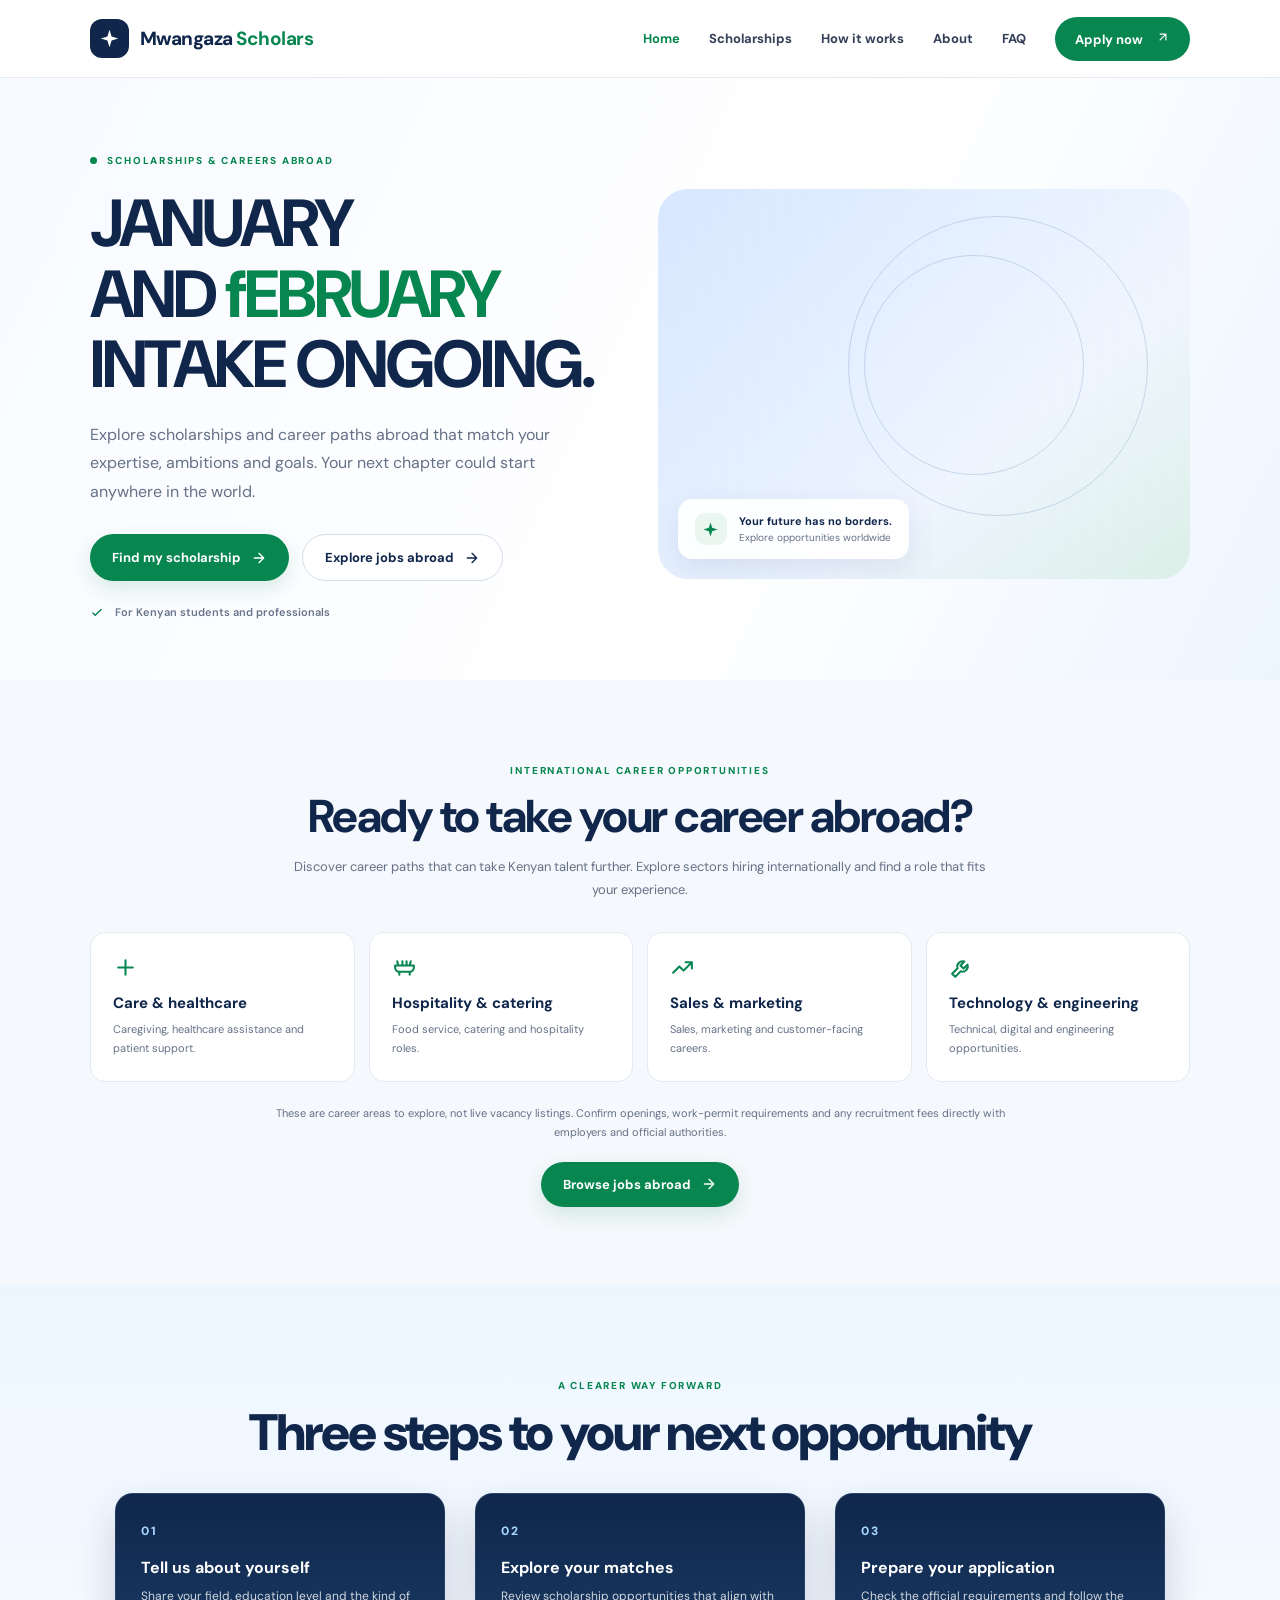
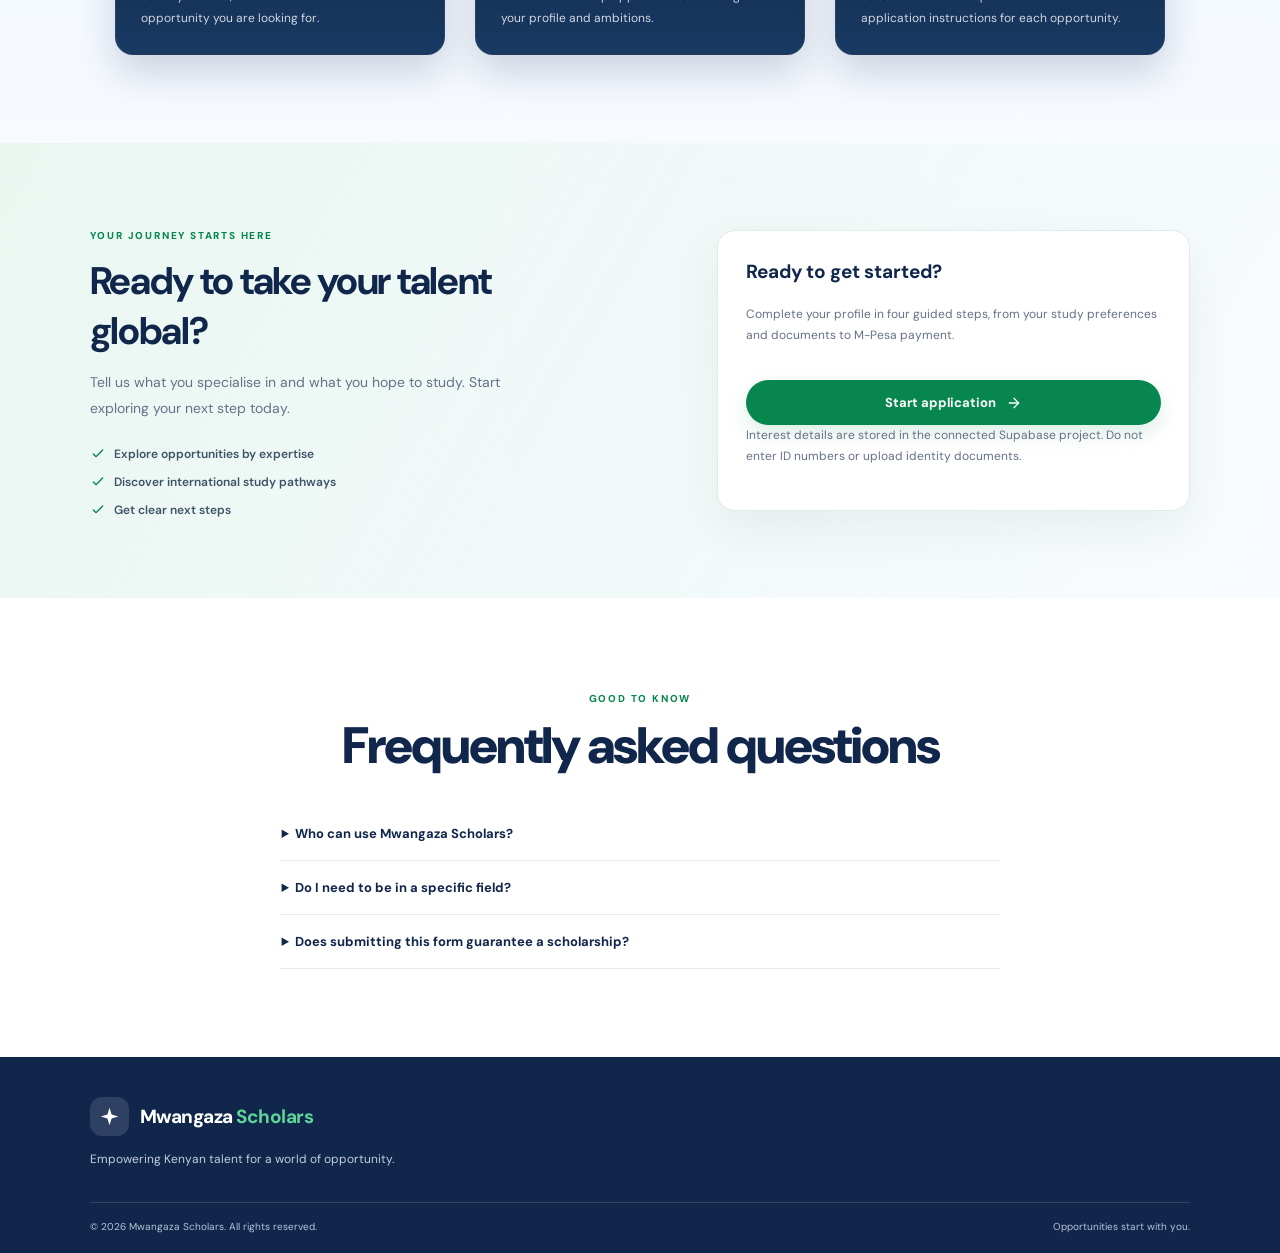
<file: Frontend/index.html>
<!DOCTYPE html>
<html lang="en">
<head>
  <meta charset="UTF-8" />
  <meta name="viewport" content="width=device-width, initial-scale=1.0" />
  <meta name="description" content="Explore international scholarships and career paths abroad for Kenyan talent." />
  <title>Mwangaza Scholars | Global Study and Career Opportunities</title>
  <link rel="apple-touch-icon" sizes="180x180" href="/apple-touch-icon.png">
  <link rel="icon" type="image/png" sizes="32x32" href="/favicon-32x32.png">
  <link rel="icon" type="image/png" sizes="16x16" href="/favicon-16x16.png">
  <link rel="manifest" href="/site.webmanifest">

  <link rel="preconnect" href="https://fonts.googleapis.com">
  <link rel="preconnect" href="https://fonts.gstatic.com" crossorigin>
  <link href="https://fonts.googleapis.com/css2?family=DM+Sans:wght@400;500;600;700;800&display=swap" rel="stylesheet">

  <link rel="stylesheet" href="style.css" />
  <script src="script.js" defer></script>
</head>

<body>

  <header class="site-header">
    <a class="brand" href="index.html" aria-label="Mwangaza Scholars home">
      <span class="brand-mark"><svg viewBox="0 0 24 24" aria-hidden="true"><path d="m12 2 2.4 7.6L22 12l-7.6 2.4L12 22l-2.4-7.6L2 12l7.6-2.4L12 2Z" fill="currentColor"/></svg></span>
      <span>Mwangaza <b>Scholars</b></span>
    </a>

    <button class="menu-toggle" aria-label="Open navigation" aria-expanded="false"><svg viewBox="0 0 24 24" aria-hidden="true"><path d="M4 6h16M4 12h16M4 18h16"/></svg></button>

    <nav class="nav-links" aria-label="Main navigation">
      <a class="active" href="index.html" aria-current="page">Home</a>
      <a href="scholarships.html">Scholarships</a>
      <a href="how-it-works.html">How it works</a>
      <a href="about.html">About</a>
      <a href="faq.html">FAQ</a>
      <a class="nav-apply" href="apply.html">Apply now <span><svg viewBox="0 0 24 24" aria-hidden="true"><path d="M7 17 17 7M7 7h10v10"/></svg></span></a>
    </nav>
  </header>

  <main>

    <!-- HERO SECTION -->
    <section class="hero" id="home">

      <div class="hero-copy">
        <span class="eyebrow">
          <span class="eyebrow-dot"></span>
          SCHOLARSHIPS &amp; CAREERS ABROAD
        </span>

        <h1>JANUARY<br>AND <em>fEBRUARY
        </em> INTAKE ONGOING.</h1>

        <p>
          Explore scholarships and career paths abroad that match
          your expertise, ambitions and goals. Your next chapter
          could start anywhere in the world.
        </p>

        <div class="hero-actions">
          <a class="button button-primary" href="scholarships.html">
            Find my scholarship <svg class="icon" viewBox="0 0 24 24" aria-hidden="true"><path d="M5 12h14m-7-7 7 7-7 7"/></svg>
          </a>

          <a class="button button-secondary" href="jobs-abroad.html">
            Explore jobs abroad <svg class="icon" viewBox="0 0 24 24" aria-hidden="true"><path d="M5 12h14m-7-7 7 7-7 7"/></svg>
          </a>
        </div>

        <div class="hero-note">
          <svg class="note-icon" viewBox="0 0 24 24" aria-hidden="true"><path d="m5 12 4 4L19 6"/></svg>
          For Kenyan students and professionals
        </div>
      </div>

      <div class="hero-art" role="img" aria-label="Graduate celebrating an international opportunity">
        <div class="globe globe-one"></div>
        <div class="globe globe-two"></div>
        <div class="hero-photo"></div>

        <div class="photo-caption">
          <span class="caption-icon"><svg viewBox="0 0 24 24" aria-hidden="true"><path d="m12 2 2.4 7.6L22 12l-7.6 2.4L12 22l-2.4-7.6L2 12l7.6-2.4L12 2Z" fill="currentColor"/></svg></span>
          <span>
            <b>Your future has no borders.</b>
            <small>Explore opportunities worldwide</small>
          </span>
        </div>
      </div>

    </section>

    <!-- INTERNATIONAL CAREER OPPORTUNITIES -->
    <section class="career-section" id="global-careers" aria-labelledby="career-heading">
      <div class="career-intro">
        <span class="eyebrow">INTERNATIONAL CAREER OPPORTUNITIES</span>
        <h2 id="career-heading">Ready to take your career abroad?</h2>
        <p>
          Discover career paths that can take Kenyan talent further.
          Explore sectors hiring internationally and find a role that
          fits your experience.
        </p>
      </div>

      <div class="career-grid">
        <a class="career-card career-card-link" href="scholarships.html">
          <svg class="icon" viewBox="0 0 24 24" aria-hidden="true"><path d="M12 5v14M5 12h14"/></svg>
          <h3>Care &amp; healthcare</h3>
          <p>Caregiving, healthcare assistance and patient support.</p>
        </a>
        <a class="career-card career-card-link" href="scholarships.html">
          <svg class="icon" viewBox="0 0 24 24" aria-hidden="true"><path d="M3 10h18v2a4 4 0 0 1-4 4H7a4 4 0 0 1-4-4v-2Zm2-4 1 4m4-4v4m4-4v4m4-4-1 4M7 16v3m10-3v3"/></svg>
          <h3>Hospitality &amp; catering</h3>
          <p>Food service, catering and hospitality roles.</p>
        </a>
        <a class="career-card career-card-link" href="scholarships.html">
          <svg class="icon" viewBox="0 0 24 24" aria-hidden="true"><path d="m3 17 6-6 4 4 8-8M15 7h6v6"/></svg>
          <h3>Sales &amp; marketing</h3>
          <p>Sales, marketing and customer-facing careers.</p>
        </a>
        <a class="career-card career-card-link" href="scholarships.html">
          <svg class="icon" viewBox="0 0 24 24" aria-hidden="true"><path d="M14.7 6.3a5 5 0 0 0-6.4 6.4L3 18l3 3 5.3-5.3a5 5 0 0 0 6.4-6.4L14 13l-3-3 3.7-3.7Z"/></svg>
          <h3>Technology &amp; engineering</h3>
          <p>Technical, digital and engineering opportunities.</p>
        </a>
      </div>

      <p class="career-disclaimer">
        These are career areas to explore, not live vacancy listings.
        Confirm openings, work-permit requirements and any recruitment fees
        directly with employers and official authorities.
      </p>
      <a class="button button-primary career-list-link" href="jobs-abroad.html">Browse jobs abroad <svg class="icon" viewBox="0 0 24 24" aria-hidden="true"><path d="M5 12h14m-7-7 7 7-7 7"/></svg></a>
    </section>

    <!-- HOW IT WORKS -->
    <section class="how-section" id="how-it-works">

      <div class="section-heading">
        <span class="eyebrow">A CLEARER WAY FORWARD</span>
        <h2>Three steps to your next opportunity</h2>
      </div>

      <div class="steps">

        <article>
          <span class="step-number">01</span>
          <h3>Tell us about yourself</h3>
          <p>
            Share your field, education level and the kind
            of opportunity you are looking for.
          </p>
        </article>

        <article>
          <span class="step-number">02</span>
          <h3>Explore your matches</h3>
          <p>
            Review scholarship opportunities that align
            with your profile and ambitions.
          </p>
        </article>

        <article>
          <span class="step-number">03</span>
          <h3>Prepare your application</h3>
          <p>
            Check the official requirements and follow
            the application instructions for each opportunity.
          </p>
        </article>

      </div>

    </section>

    <!-- APPLY SECTION -->
    <section class="apply-section" id="apply">

      <div class="apply-copy">
        <span class="eyebrow">YOUR JOURNEY STARTS HERE</span>

        <h2>Ready to take your talent global?</h2>

        <p>
          Tell us what you specialise in and what you hope
          to study. Start exploring your next step today.
        </p>

        <div class="apply-points">
          <span><svg class="icon" viewBox="0 0 24 24" aria-hidden="true"><path d="m5 12 4 4L19 6"/></svg>Explore opportunities by expertise</span>
          <span><svg class="icon" viewBox="0 0 24 24" aria-hidden="true"><path d="m5 12 4 4L19 6"/></svg>Discover international study pathways</span>
          <span><svg class="icon" viewBox="0 0 24 24" aria-hidden="true"><path d="m5 12 4 4L19 6"/></svg>Get clear next steps</span>
        </div>
      </div>

      <div class="apply-form apply-prompt">
        <h3>Ready to get started?</h3>
        <p>Complete your profile in four guided steps, from your study preferences and documents to M-Pesa payment.</p>
        <a class="button button-primary form-submit" href="apply.html">Start application <svg class="icon" viewBox="0 0 24 24" aria-hidden="true"><path d="M5 12h14m-7-7 7 7-7 7"/></svg></a>
        <p class="form-note">Interest details are stored in the connected Supabase project. Do not enter ID numbers or upload identity documents.</p>
      </div>

    </section>

    <!-- FAQ SECTION -->
    <section class="faq-section section" id="faq">

      <div class="section-heading">
        <span class="eyebrow">GOOD TO KNOW</span>
        <h2>Frequently asked questions</h2>
      </div>

      <details>
        <summary>Who can use Mwangaza Scholars?</summary>
        <p>
          The platform is designed for Kenyan students and
          professionals exploring international scholarship
          opportunities. Each scholarship has its own
          eligibility criteria.
        </p>
      </details>

      <details>
        <summary>Do I need to be in a specific field?</summary>
        <p>
          No. Opportunities can cover technology, engineering,
          health, business, sciences, arts and many other areas.
        </p>
      </details>

      <details>
        <summary>Does submitting this form guarantee a scholarship?</summary>
        <p>
          No. Submitting an interest form is not an award or an
          official scholarship application. Always check the
          scholarship provider's official requirements, deadlines
          and application process.
        </p>
      </details>

    </section>

  </main>

  <!-- FOOTER -->
  <footer class="footer" id="about">

    <a class="brand footer-brand" href="index.html">
      <span class="brand-mark"><svg viewBox="0 0 24 24" aria-hidden="true"><path d="m12 2 2.4 7.6L22 12l-7.6 2.4L12 22l-2.4-7.6L2 12l7.6-2.4L12 2Z" fill="currentColor"/></svg></span>
      <span>Mwangaza <b>Scholars</b></span>
    </a>

    <p>Empowering Kenyan talent for a world of opportunity.</p>

    <div class="footer-bottom">
      <span>
        © <span id="year"></span> Mwangaza Scholars. All rights reserved.
      </span>
      <span>Opportunities start with you.</span>
    </div>

  </footer>

</body>
</html>
</file>
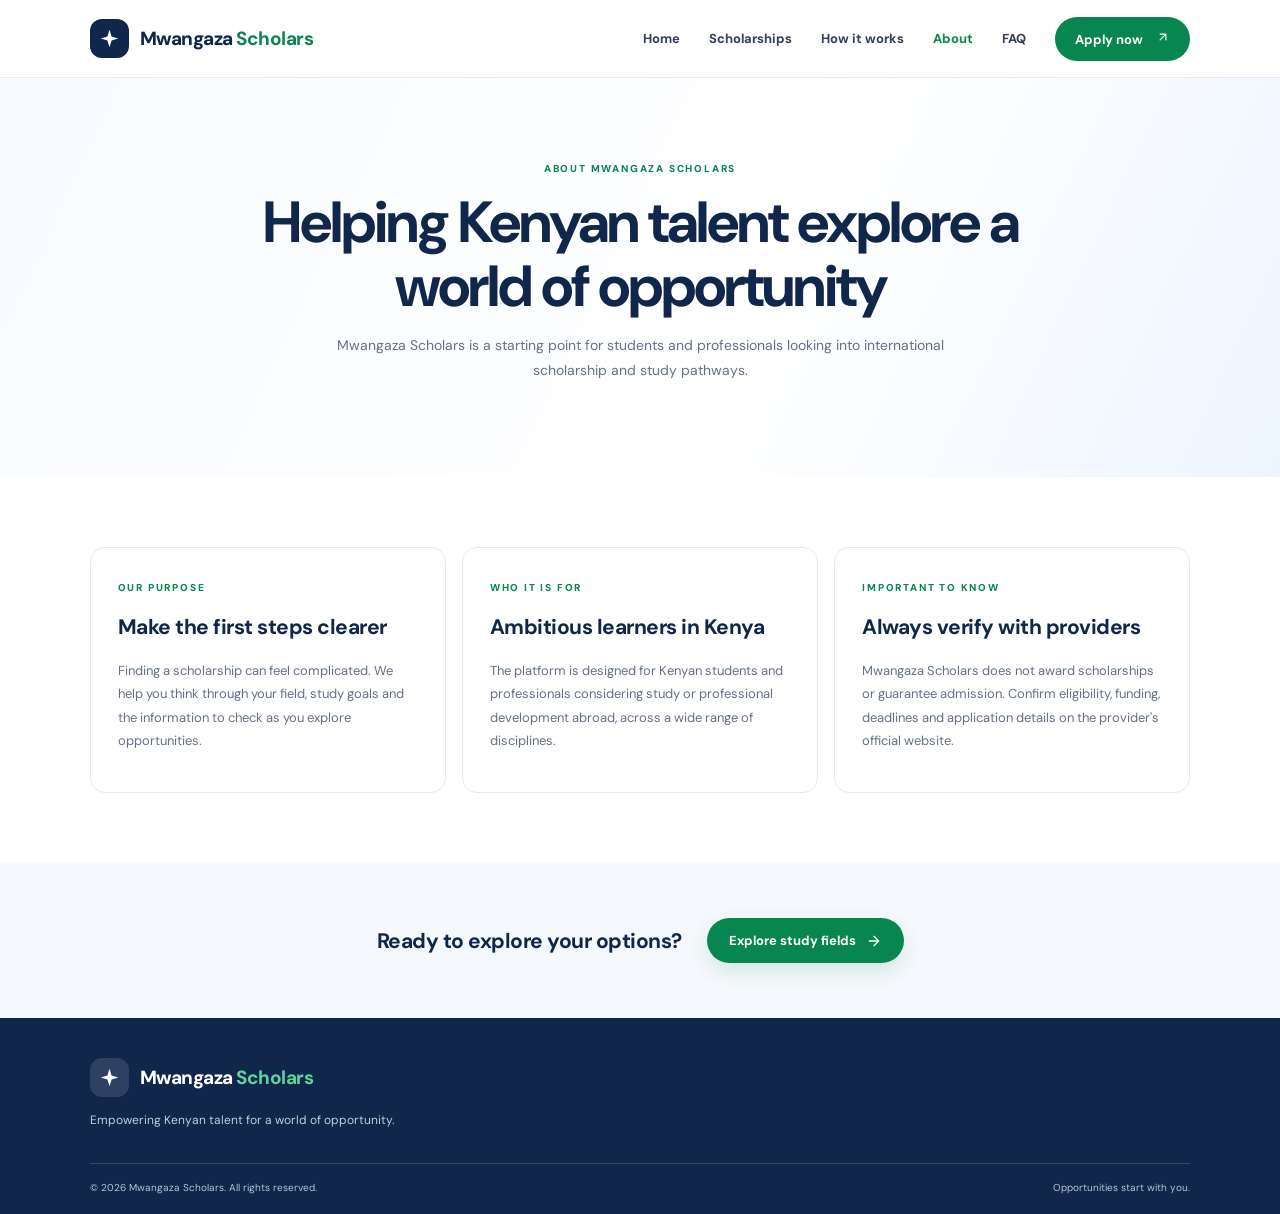
<file: Frontend/about.html>
<!DOCTYPE html>
<html lang="en">
<head>
  <meta charset="UTF-8" />
  <meta name="viewport" content="width=device-width, initial-scale=1.0" />
  <meta name="description" content="Learn about Mwangaza Scholars and its support for Kenyan talent." />
  <title>About | Mwangaza Scholars</title>
  <link rel="apple-touch-icon" sizes="180x180" href="/apple-touch-icon.png">
  <link rel="icon" type="image/png" sizes="32x32" href="/favicon-32x32.png">
  <link rel="icon" type="image/png" sizes="16x16" href="/favicon-16x16.png">
  <link rel="manifest" href="/site.webmanifest">
  <link rel="preconnect" href="https://fonts.googleapis.com">
  <link rel="preconnect" href="https://fonts.gstatic.com" crossorigin>
  <link href="https://fonts.googleapis.com/css2?family=DM+Sans:wght@400;500;600;700;800&display=swap" rel="stylesheet">
  <link rel="stylesheet" href="style.css" />
  <script src="script.js" defer></script>
</head>
<body>
  <header class="site-header">
    <a class="brand" href="index.html" aria-label="Mwangaza Scholars home">
      <span class="brand-mark"><svg viewBox="0 0 24 24" aria-hidden="true"><path d="m12 2 2.4 7.6L22 12l-7.6 2.4L12 22l-2.4-7.6L2 12l7.6-2.4L12 2Z" fill="currentColor"/></svg></span>
      <span>Mwangaza <b>Scholars</b></span>
    </a>
    <button class="menu-toggle" aria-label="Open navigation" aria-expanded="false"><svg viewBox="0 0 24 24" aria-hidden="true"><path d="M4 6h16M4 12h16M4 18h16"/></svg></button>
    <nav class="nav-links" aria-label="Main navigation">
      <a href="index.html">Home</a>
      <a href="scholarships.html">Scholarships</a>
      <a href="how-it-works.html">How it works</a>
      <a class="active" href="about.html" aria-current="page">About</a>
      <a href="faq.html">FAQ</a>
      <a class="nav-apply" href="apply.html">Apply now <span><svg viewBox="0 0 24 24" aria-hidden="true"><path d="M7 17 17 7M7 7h10v10"/></svg></span></a>
    </nav>
  </header>
  <main>
    <section class="page-hero">
      <span class="eyebrow">ABOUT MWANGAZA SCHOLARS</span>
      <h1>Helping Kenyan talent explore a world of opportunity</h1>
      <p>Mwangaza Scholars is a starting point for students and professionals looking into international scholarship and study pathways.</p>
    </section>
    <section class="page-content info-grid">
      <article class="info-card">
        <span class="eyebrow">OUR PURPOSE</span>
        <h2>Make the first steps clearer</h2>
        <p>Finding a scholarship can feel complicated. We help you think through your field, study goals and the information to check as you explore opportunities.</p>
      </article>
      <article class="info-card">
        <span class="eyebrow">WHO IT IS FOR</span>
        <h2>Ambitious learners in Kenya</h2>
        <p>The platform is designed for Kenyan students and professionals considering study or professional development abroad, across a wide range of disciplines.</p>
      </article>
      <article class="info-card">
        <span class="eyebrow">IMPORTANT TO KNOW</span>
        <h2>Always verify with providers</h2>
        <p>Mwangaza Scholars does not award scholarships or guarantee admission. Confirm eligibility, funding, deadlines and application details on the provider's official website.</p>
      </article>
    </section>
    <section class="page-cta">
      <h2>Ready to explore your options?</h2>
      <a class="button button-primary" href="scholarships.html">Explore study fields <svg class="icon" viewBox="0 0 24 24" aria-hidden="true"><path d="M5 12h14m-7-7 7 7-7 7"/></svg></a>
    </section>
  </main>
  <footer class="footer">
    <a class="brand footer-brand" href="index.html"><span class="brand-mark"><svg viewBox="0 0 24 24" aria-hidden="true"><path d="m12 2 2.4 7.6L22 12l-7.6 2.4L12 22l-2.4-7.6L2 12l7.6-2.4L12 2Z" fill="currentColor"/></svg></span><span>Mwangaza <b>Scholars</b></span></a>
    <p>Empowering Kenyan talent for a world of opportunity.</p>
    <div class="footer-bottom">
      <span>© <span id="year"></span> Mwangaza Scholars. All rights reserved.</span>
      <span>Opportunities start with you.</span>
    </div>
  </footer>
</body>
</html>
</file>
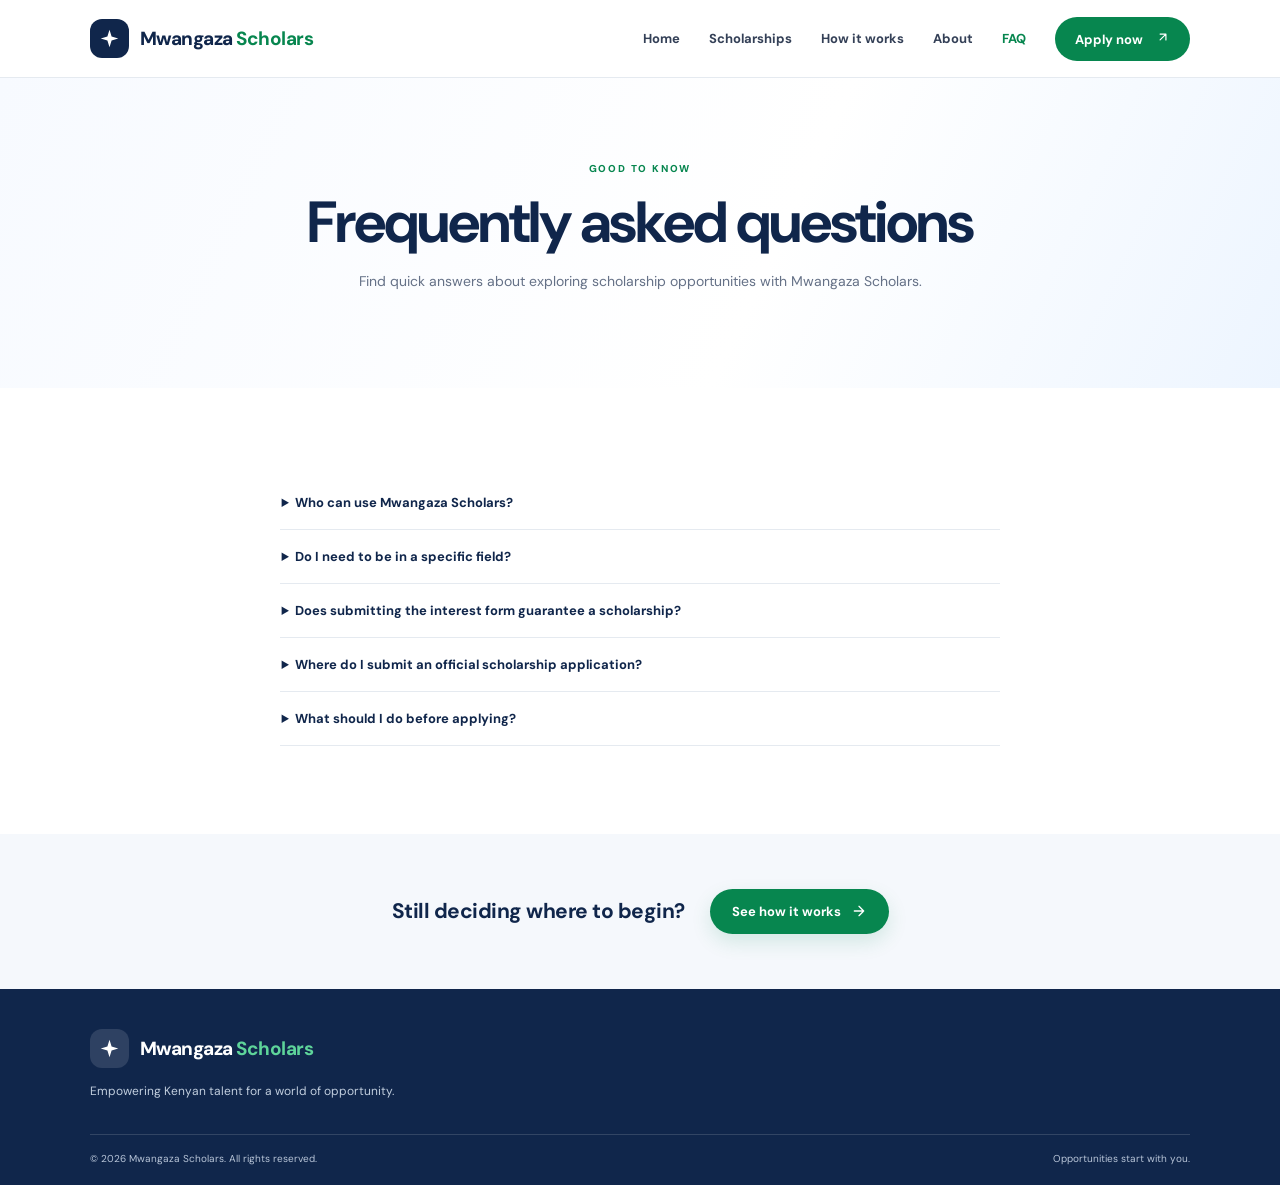
<file: Frontend/faq.html>
<!DOCTYPE html>
<html lang="en">
<head>
  <meta charset="UTF-8" />
  <meta name="viewport" content="width=device-width, initial-scale=1.0" />
  <meta name="description" content="Answers to common questions about Mwangaza Scholars and scholarship searches." />
  <title>FAQ | Mwangaza Scholars</title>
  <link rel="apple-touch-icon" sizes="180x180" href="/apple-touch-icon.png">
  <link rel="icon" type="image/png" sizes="32x32" href="/favicon-32x32.png">
  <link rel="icon" type="image/png" sizes="16x16" href="/favicon-16x16.png">
  <link rel="manifest" href="/site.webmanifest">
  <link rel="preconnect" href="https://fonts.googleapis.com">
  <link rel="preconnect" href="https://fonts.gstatic.com" crossorigin>
  <link href="https://fonts.googleapis.com/css2?family=DM+Sans:wght@400;500;600;700;800&display=swap" rel="stylesheet">
  <link rel="stylesheet" href="style.css" />
  <script src="script.js" defer></script>
</head>
<body>
  <header class="site-header">
    <a class="brand" href="index.html" aria-label="Mwangaza Scholars home">
      <span class="brand-mark"><svg viewBox="0 0 24 24" aria-hidden="true"><path d="m12 2 2.4 7.6L22 12l-7.6 2.4L12 22l-2.4-7.6L2 12l7.6-2.4L12 2Z" fill="currentColor"/></svg></span>
      <span>Mwangaza <b>Scholars</b></span>
    </a>
    <button class="menu-toggle" aria-label="Open navigation" aria-expanded="false"><svg viewBox="0 0 24 24" aria-hidden="true"><path d="M4 6h16M4 12h16M4 18h16"/></svg></button>
    <nav class="nav-links" aria-label="Main navigation">
      <a href="index.html">Home</a>
      <a href="scholarships.html">Scholarships</a>
      <a href="how-it-works.html">How it works</a>
      <a href="about.html">About</a>
      <a class="active" href="faq.html" aria-current="page">FAQ</a>
      <a class="nav-apply" href="apply.html">Apply now <span><svg viewBox="0 0 24 24" aria-hidden="true"><path d="M7 17 17 7M7 7h10v10"/></svg></span></a>
    </nav>
  </header>
  <main>
    <section class="page-hero">
      <span class="eyebrow">GOOD TO KNOW</span>
      <h1>Frequently asked questions</h1>
      <p>Find quick answers about exploring scholarship opportunities with Mwangaza Scholars.</p>
    </section>
    <section class="faq-section section">
      <details>
        <summary>Who can use Mwangaza Scholars?</summary>
        <p>The platform is designed for Kenyan students and professionals exploring international scholarship opportunities. Each scholarship has its own eligibility criteria.</p>
      </details>
      <details>
        <summary>Do I need to be in a specific field?</summary>
        <p>No. Opportunities can cover technology, engineering, health, business, sciences, arts and many other areas.</p>
      </details>
      <details>
        <summary>Does submitting the interest form guarantee a scholarship?</summary>
        <p>No. Submitting an interest form is not an award or an official scholarship application. Always check the scholarship provider's official requirements, deadlines and application process.</p>
      </details>
      <details>
        <summary>Where do I submit an official scholarship application?</summary>
        <p>Apply directly through the scholarship provider's official application channel and follow its current instructions.</p>
      </details>
      <details>
        <summary>What should I do before applying?</summary>
        <p>Review the eligibility rules and deadline, then prepare the documents requested by the provider. Requirements differ from one opportunity to another.</p>
      </details>
    </section>
    <section class="page-cta">
      <h2>Still deciding where to begin?</h2>
      <a class="button button-primary" href="how-it-works.html">See how it works <svg class="icon" viewBox="0 0 24 24" aria-hidden="true"><path d="M5 12h14m-7-7 7 7-7 7"/></svg></a>
    </section>
  </main>
  <footer class="footer">
    <a class="brand footer-brand" href="index.html"><span class="brand-mark"><svg viewBox="0 0 24 24" aria-hidden="true"><path d="m12 2 2.4 7.6L22 12l-7.6 2.4L12 22l-2.4-7.6L2 12l7.6-2.4L12 2Z" fill="currentColor"/></svg></span><span>Mwangaza <b>Scholars</b></span></a>
    <p>Empowering Kenyan talent for a world of opportunity.</p>
    <div class="footer-bottom">
      <span>© <span id="year"></span> Mwangaza Scholars. All rights reserved.</span>
      <span>Opportunities start with you.</span>
    </div>
  </footer>
</body>
</html>
</file>
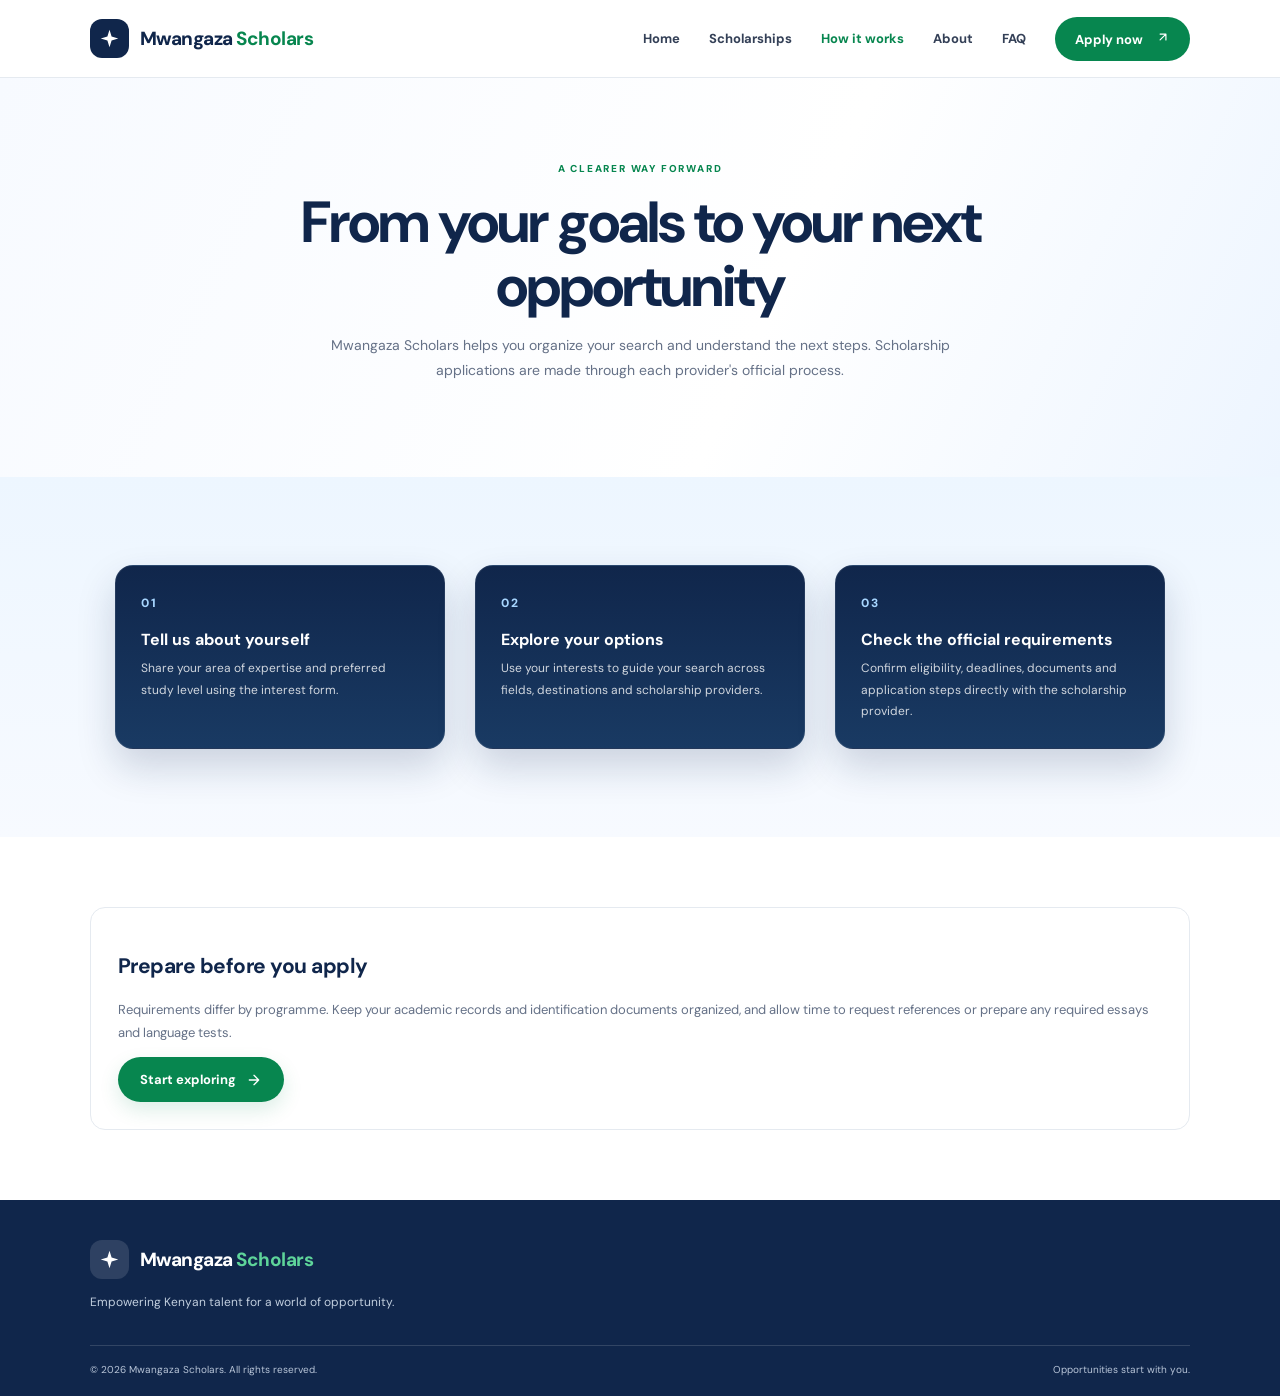
<file: Frontend/how-it-works.html>
<!DOCTYPE html>
<html lang="en">
<head>
  <meta charset="UTF-8" />
  <meta name="viewport" content="width=device-width, initial-scale=1.0" />
  <meta name="description" content="Learn how to explore scholarship pathways with Mwangaza Scholars." />
  <title>How It Works | Mwangaza Scholars</title>
  <link rel="apple-touch-icon" sizes="180x180" href="/apple-touch-icon.png">
  <link rel="icon" type="image/png" sizes="32x32" href="/favicon-32x32.png">
  <link rel="icon" type="image/png" sizes="16x16" href="/favicon-16x16.png">
  <link rel="manifest" href="/site.webmanifest">
  <link rel="preconnect" href="https://fonts.googleapis.com">
  <link rel="preconnect" href="https://fonts.gstatic.com" crossorigin>
  <link href="https://fonts.googleapis.com/css2?family=DM+Sans:wght@400;500;600;700;800&display=swap" rel="stylesheet">
  <link rel="stylesheet" href="style.css" />
  <script src="script.js" defer></script>
</head>
<body>
  <header class="site-header">
    <a class="brand" href="index.html" aria-label="Mwangaza Scholars home">
      <span class="brand-mark"><svg viewBox="0 0 24 24" aria-hidden="true"><path d="m12 2 2.4 7.6L22 12l-7.6 2.4L12 22l-2.4-7.6L2 12l7.6-2.4L12 2Z" fill="currentColor"/></svg></span>
      <span>Mwangaza <b>Scholars</b></span>
    </a>
    <button class="menu-toggle" aria-label="Open navigation" aria-expanded="false"><svg viewBox="0 0 24 24" aria-hidden="true"><path d="M4 6h16M4 12h16M4 18h16"/></svg></button>
    <nav class="nav-links" aria-label="Main navigation">
      <a href="index.html">Home</a>
      <a href="scholarships.html">Scholarships</a>
      <a class="active" href="how-it-works.html" aria-current="page">How it works</a>
      <a href="about.html">About</a>
      <a href="faq.html">FAQ</a>
      <a class="nav-apply" href="apply.html">Apply now <span><svg viewBox="0 0 24 24" aria-hidden="true"><path d="M7 17 17 7M7 7h10v10"/></svg></span></a>
    </nav>
  </header>
  <main>
    <section class="page-hero">
      <span class="eyebrow">A CLEARER WAY FORWARD</span>
      <h1>From your goals to your next opportunity</h1>
      <p>Mwangaza Scholars helps you organize your search and understand the next steps. Scholarship applications are made through each provider's official process.</p>
    </section>
    <section class="how-section">
      <div class="steps">
        <article>
          <span class="step-number">01</span>
          <h3>Tell us about yourself</h3>
          <p>Share your area of expertise and preferred study level using the interest form.</p>
        </article>
        <article>
          <span class="step-number">02</span>
          <h3>Explore your options</h3>
          <p>Use your interests to guide your search across fields, destinations and scholarship providers.</p>
        </article>
        <article>
          <span class="step-number">03</span>
          <h3>Check the official requirements</h3>
          <p>Confirm eligibility, deadlines, documents and application steps directly with the scholarship provider.</p>
        </article>
      </div>
    </section>
    <section class="page-content">
      <div class="info-card">
        <h2>Prepare before you apply</h2>
        <p>Requirements differ by programme. Keep your academic records and identification documents organized, and allow time to request references or prepare any required essays and language tests.</p>
        <a class="button button-primary" href="scholarships.html">Start exploring <svg class="icon" viewBox="0 0 24 24" aria-hidden="true"><path d="M5 12h14m-7-7 7 7-7 7"/></svg></a>
      </div>
    </section>
  </main>
  <footer class="footer">
    <a class="brand footer-brand" href="index.html"><span class="brand-mark"><svg viewBox="0 0 24 24" aria-hidden="true"><path d="m12 2 2.4 7.6L22 12l-7.6 2.4L12 22l-2.4-7.6L2 12l7.6-2.4L12 2Z" fill="currentColor"/></svg></span><span>Mwangaza <b>Scholars</b></span></a>
    <p>Empowering Kenyan talent for a world of opportunity.</p>
    <div class="footer-bottom">
      <span>© <span id="year"></span> Mwangaza Scholars. All rights reserved.</span>
      <span>Opportunities start with you.</span>
    </div>
  </footer>
</body>
</html>
</file>
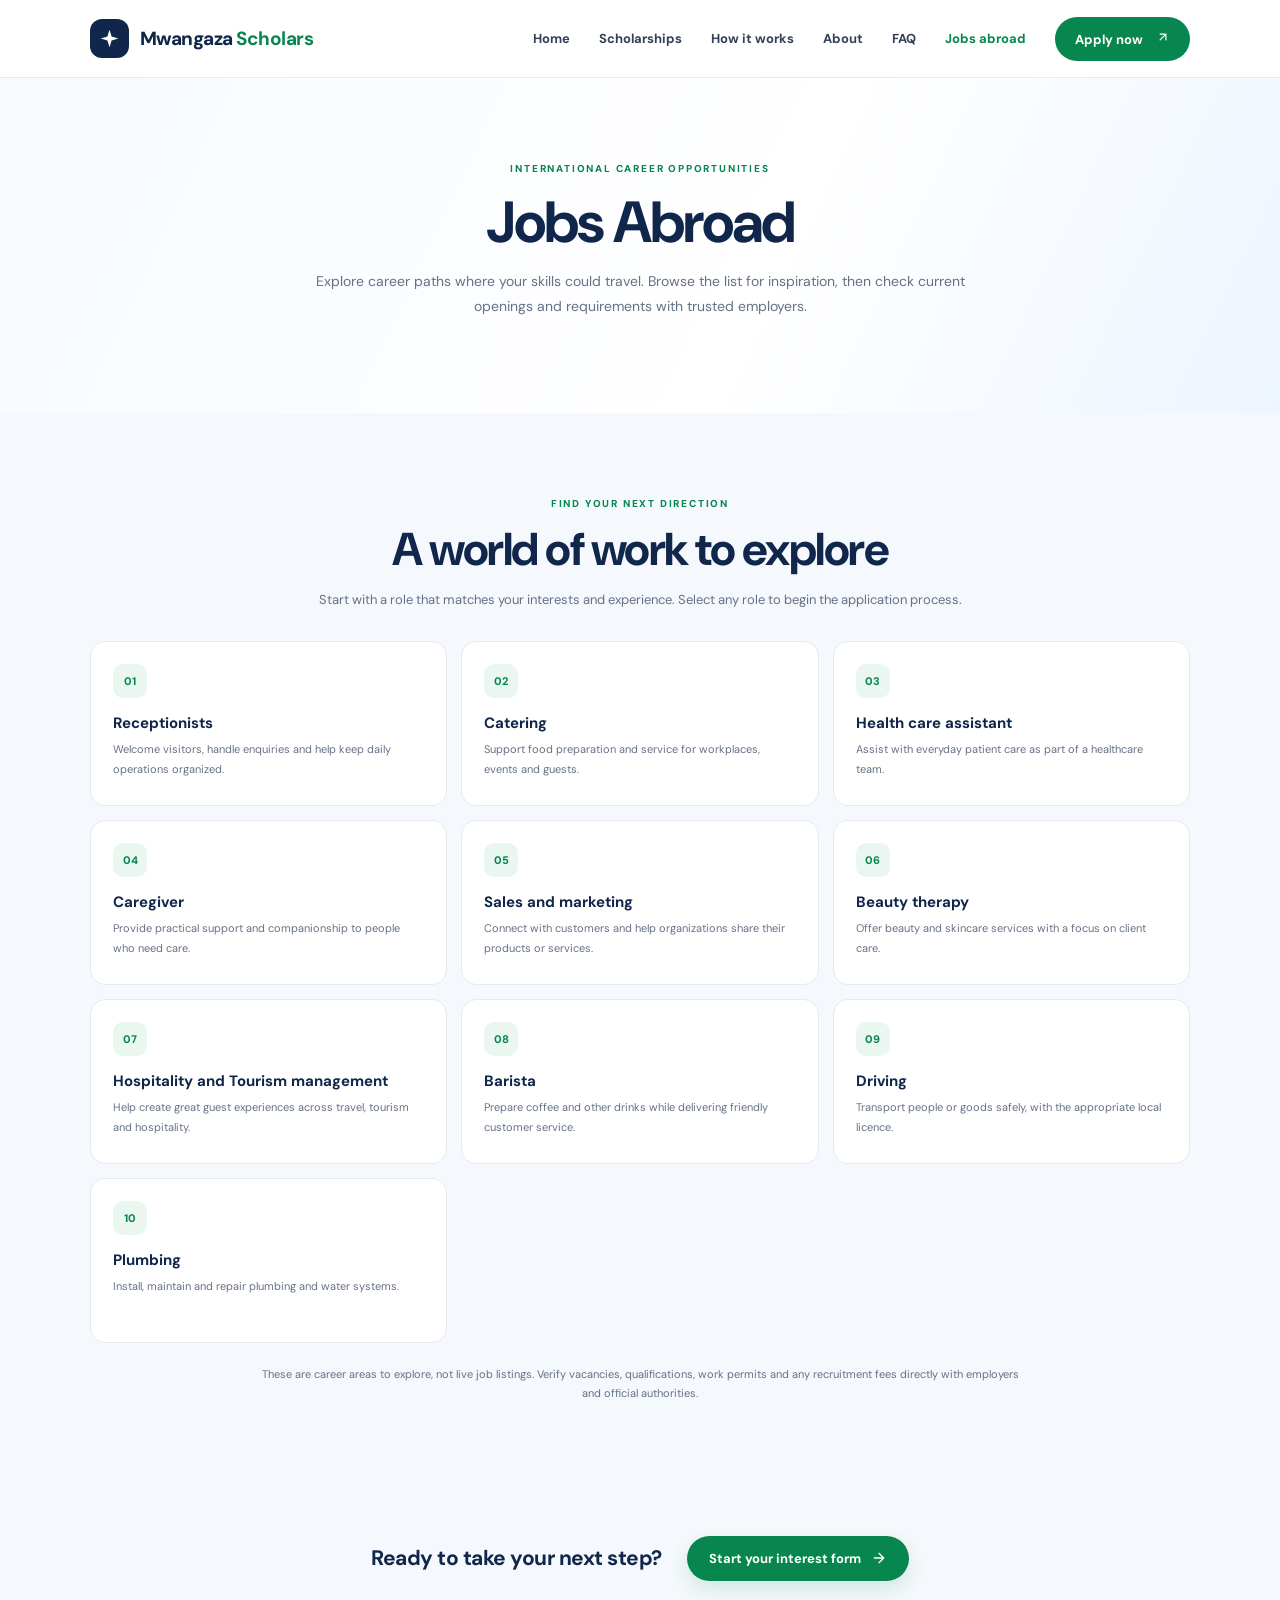
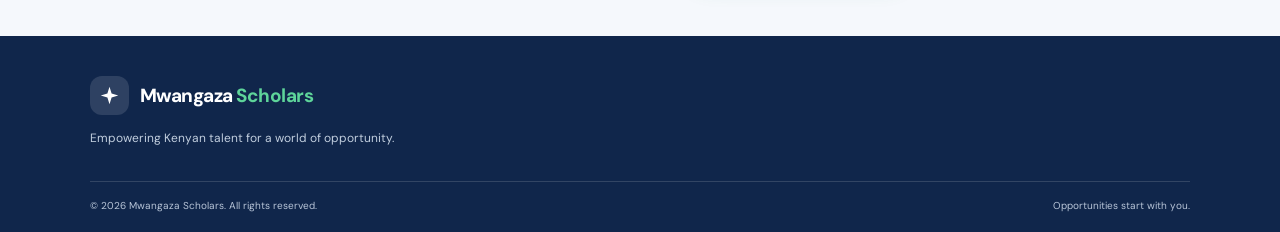
<file: Frontend/jobs-abroad.html>
<!DOCTYPE html>
<html lang="en">
<head>
  <meta charset="UTF-8" />
  <meta name="viewport" content="width=device-width, initial-scale=1.0" />
  <meta name="description" content="Explore international career areas with Mwangaza Scholars." />
  <title>Jobs Abroad | Mwangaza Scholars</title>
  <link rel="apple-touch-icon" sizes="180x180" href="/apple-touch-icon.png">
  <link rel="icon" type="image/png" sizes="32x32" href="/favicon-32x32.png">
  <link rel="icon" type="image/png" sizes="16x16" href="/favicon-16x16.png">
  <link rel="manifest" href="/site.webmanifest">
  <link rel="preconnect" href="https://fonts.googleapis.com">
  <link rel="preconnect" href="https://fonts.gstatic.com" crossorigin>
  <link href="https://fonts.googleapis.com/css2?family=DM+Sans:wght@400;500;600;700;800&display=swap" rel="stylesheet">
  <link rel="stylesheet" href="style.css" />
  <script src="script.js" defer></script>
</head>
<body>
  <header class="site-header">
    <a class="brand" href="index.html" aria-label="Mwangaza Scholars home">
      <span class="brand-mark"><svg viewBox="0 0 24 24" aria-hidden="true"><path d="m12 2 2.4 7.6L22 12l-7.6 2.4L12 22l-2.4-7.6L2 12l7.6-2.4L12 2Z" fill="currentColor"/></svg></span>
      <span>Mwangaza <b>Scholars</b></span>
    </a>
    <button class="menu-toggle" aria-label="Open navigation" aria-expanded="false"><svg viewBox="0 0 24 24" aria-hidden="true"><path d="M4 6h16M4 12h16M4 18h16"/></svg></button>
    <nav class="nav-links" aria-label="Main navigation">
      <a href="index.html">Home</a>
      <a href="scholarships.html">Scholarships</a>
      <a href="how-it-works.html">How it works</a>
      <a href="about.html">About</a>
      <a href="faq.html">FAQ</a>
      <a class="active" href="jobs-abroad.html" aria-current="page">Jobs abroad</a>
      <a class="nav-apply" href="apply.html">Apply now <span><svg viewBox="0 0 24 24" aria-hidden="true"><path d="M7 17 17 7M7 7h10v10"/></svg></span></a>
    </nav>
  </header>
  <main>
    <section class="page-hero">
      <span class="eyebrow">INTERNATIONAL CAREER OPPORTUNITIES</span>
      <h1>Jobs Abroad</h1>
      <p>Explore career paths where your skills could travel. Browse the list for inspiration, then check current openings and requirements with trusted employers.</p>
    </section>
    <section class="career-section" aria-labelledby="jobs-heading">
      <div class="career-intro">
        <span class="eyebrow">FIND YOUR NEXT DIRECTION</span>
        <h2 id="jobs-heading">A world of work to explore</h2>
        <p>Start with a role that matches your interests and experience. Select any role to begin the application process.</p>
      </div>
      <ol class="career-grid jobs-list" aria-label="Career areas to explore">
        <li>
          <a class="career-card job-link" href="apply.html" aria-label="Apply for Receptionists">
            <span class="job-number" aria-hidden="true">01</span>
            <h3>Receptionists</h3>
            <p>Welcome visitors, handle enquiries and help keep daily operations organized.</p>
          </a>
        </li>
        <li>
          <a class="career-card job-link" href="apply.html" aria-label="Apply for Catering">
            <span class="job-number" aria-hidden="true">02</span>
            <h3>Catering</h3>
            <p>Support food preparation and service for workplaces, events and guests.</p>
          </a>
        </li>
        <li>
          <a class="career-card job-link" href="apply.html" aria-label="Apply for Health care assistant">
            <span class="job-number" aria-hidden="true">03</span>
            <h3>Health care assistant</h3>
            <p>Assist with everyday patient care as part of a healthcare team.</p>
          </a>
        </li>
        <li>
          <a class="career-card job-link" href="apply.html" aria-label="Apply for Caregiver">
            <span class="job-number" aria-hidden="true">04</span>
            <h3>Caregiver</h3>
            <p>Provide practical support and companionship to people who need care.</p>
          </a>
        </li>
        <li>
          <a class="career-card job-link" href="apply.html" aria-label="Apply for Sales and marketing">
            <span class="job-number" aria-hidden="true">05</span>
            <h3>Sales and marketing</h3>
            <p>Connect with customers and help organizations share their products or services.</p>
          </a>
        </li>
        <li>
          <a class="career-card job-link" href="apply.html" aria-label="Apply for Beauty therapy">
            <span class="job-number" aria-hidden="true">06</span>
            <h3>Beauty therapy</h3>
            <p>Offer beauty and skincare services with a focus on client care.</p>
          </a>
        </li>
        <li>
          <a class="career-card job-link" href="apply.html" aria-label="Apply for Hospitality and Tourism management">
            <span class="job-number" aria-hidden="true">07</span>
            <h3>Hospitality and Tourism management</h3>
            <p>Help create great guest experiences across travel, tourism and hospitality.</p>
          </a>
        </li>
        <li>
          <a class="career-card job-link" href="apply.html" aria-label="Apply for Barista">
            <span class="job-number" aria-hidden="true">08</span>
            <h3>Barista</h3>
            <p>Prepare coffee and other drinks while delivering friendly customer service.</p>
          </a>
        </li>
        <li>
          <a class="career-card job-link" href="apply.html" aria-label="Apply for Driving">
            <span class="job-number" aria-hidden="true">09</span>
            <h3>Driving</h3>
            <p>Transport people or goods safely, with the appropriate local licence.</p>
          </a>
        </li>
        <li>
          <a class="career-card job-link" href="apply.html" aria-label="Apply for Plumbing">
            <span class="job-number" aria-hidden="true">10</span>
            <h3>Plumbing</h3>
            <p>Install, maintain and repair plumbing and water systems.</p>
          </a>
        </li>
      </ol>
      <p class="career-disclaimer">These are career areas to explore, not live job listings. Verify vacancies, qualifications, work permits and any recruitment fees directly with employers and official authorities.</p>
    </section>
    <section class="page-cta">
      <h2>Ready to take your next step?</h2>
      <a class="button button-primary" href="apply.html">Start your interest form <svg class="icon" viewBox="0 0 24 24" aria-hidden="true"><path d="M5 12h14m-7-7 7 7-7 7"/></svg></a>
    </section>
  </main>
  <footer class="footer">
    <a class="brand footer-brand" href="index.html"><span class="brand-mark"><svg viewBox="0 0 24 24" aria-hidden="true"><path d="m12 2 2.4 7.6L22 12l-7.6 2.4L12 22l-2.4-7.6L2 12l7.6-2.4L12 2Z" fill="currentColor"/></svg></span><span>Mwangaza <b>Scholars</b></span></a>
    <p>Empowering Kenyan talent for a world of opportunity.</p>
    <div class="footer-bottom">
      <span>© <span id="year"></span> Mwangaza Scholars. All rights reserved.</span>
      <span>Opportunities start with you.</span>
    </div>
  </footer>
</body>
</html>
</file>
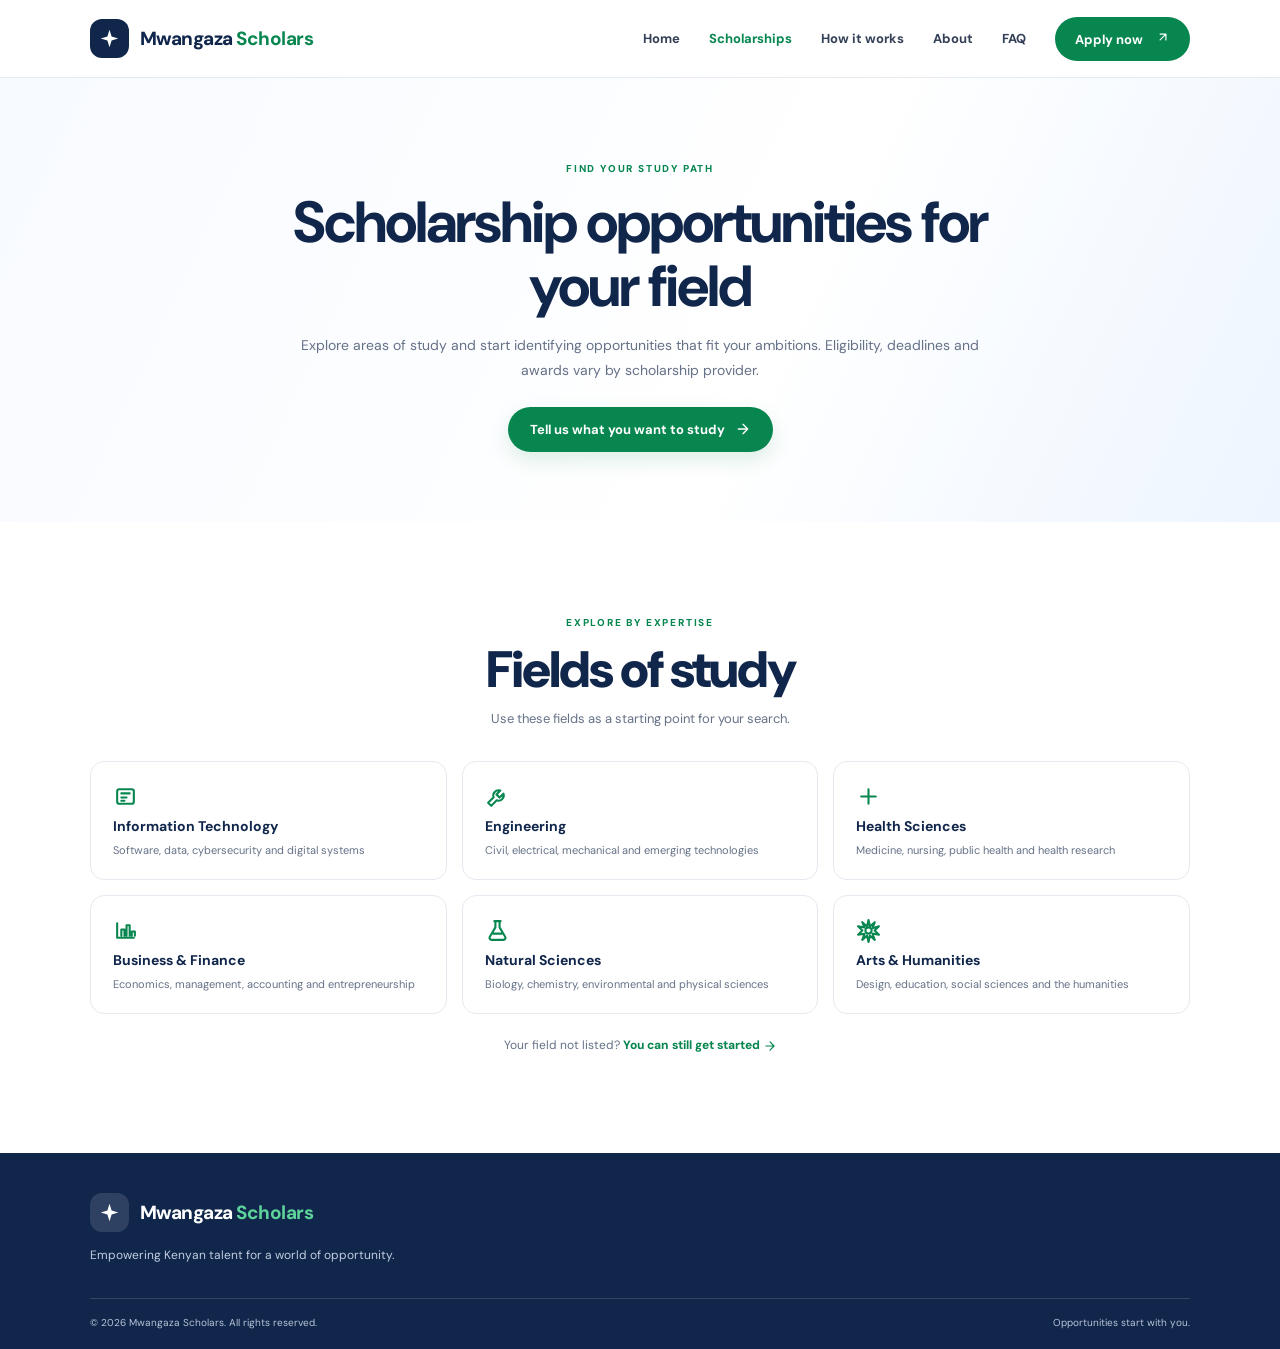
<file: Frontend/scholarships.html>
<!DOCTYPE html>
<html lang="en">
<head>
  <meta charset="UTF-8" />
  <meta name="viewport" content="width=device-width, initial-scale=1.0" />
  <meta name="description" content="Explore international scholarship study fields with Mwangaza Scholars." />
  <title>Scholarships | Mwangaza Scholars</title>
  <link rel="apple-touch-icon" sizes="180x180" href="/apple-touch-icon.png">
  <link rel="icon" type="image/png" sizes="32x32" href="/favicon-32x32.png">
  <link rel="icon" type="image/png" sizes="16x16" href="/favicon-16x16.png">
  <link rel="manifest" href="/site.webmanifest">
  <link rel="preconnect" href="https://fonts.googleapis.com">
  <link rel="preconnect" href="https://fonts.gstatic.com" crossorigin>
  <link href="https://fonts.googleapis.com/css2?family=DM+Sans:wght@400;500;600;700;800&display=swap" rel="stylesheet">
  <link rel="stylesheet" href="style.css" />
  <script src="script.js" defer></script>
</head>
<body>
  <header class="site-header">
    <a class="brand" href="index.html" aria-label="Mwangaza Scholars home">
      <span class="brand-mark"><svg viewBox="0 0 24 24" aria-hidden="true"><path d="m12 2 2.4 7.6L22 12l-7.6 2.4L12 22l-2.4-7.6L2 12l7.6-2.4L12 2Z" fill="currentColor"/></svg></span>
      <span>Mwangaza <b>Scholars</b></span>
    </a>
    <button class="menu-toggle" aria-label="Open navigation" aria-expanded="false"><svg viewBox="0 0 24 24" aria-hidden="true"><path d="M4 6h16M4 12h16M4 18h16"/></svg></button>
    <nav class="nav-links" aria-label="Main navigation">
      <a href="index.html">Home</a>
      <a class="active" href="scholarships.html" aria-current="page">Scholarships</a>
      <a href="how-it-works.html">How it works</a>
      <a href="about.html">About</a>
      <a href="faq.html">FAQ</a>
      <a class="nav-apply" href="apply.html">Apply now <span><svg viewBox="0 0 24 24" aria-hidden="true"><path d="M7 17 17 7M7 7h10v10"/></svg></span></a>
    </nav>
  </header>
  <main>
    <section class="page-hero">
      <span class="eyebrow">FIND YOUR STUDY PATH</span>
      <h1>Scholarship opportunities for your field</h1>
      <p>Explore areas of study and start identifying opportunities that fit your ambitions. Eligibility, deadlines and awards vary by scholarship provider.</p>
      <a class="button button-primary" href="apply.html">Tell us what you want to study <svg class="icon" viewBox="0 0 24 24" aria-hidden="true"><path d="M5 12h14m-7-7 7 7-7 7"/></svg></a>
    </section>
    <section class="section fields-section">
      <div class="section-heading">
        <span class="eyebrow">EXPLORE BY EXPERTISE</span>
        <h2>Fields of study</h2>
        <p>Use these fields as a starting point for your search.</p>
      </div>
      <div class="field-grid">
        <a class="field-card" href="apply.html">
          <svg class="icon" viewBox="0 0 24 24" aria-hidden="true"><rect x="4" y="5" width="16" height="14" rx="2"/><path d="M8 9h8M8 13h5M8 16h3"/></svg>
          <b>Information Technology</b>
          <small>Software, data, cybersecurity and digital systems</small>
        </a>
        <a class="field-card" href="apply.html">
          <svg class="icon" viewBox="0 0 24 24" aria-hidden="true"><path d="M14.7 6.3a5 5 0 0 0-6.4 6.4L3 18l3 3 5.3-5.3a5 5 0 0 0 6.4-6.4L14 13l-3-3 3.7-3.7Z"/></svg>
          <b>Engineering</b>
          <small>Civil, electrical, mechanical and emerging technologies</small>
        </a>
        <a class="field-card" href="apply.html">
          <svg class="icon" viewBox="0 0 24 24" aria-hidden="true"><path d="M12 5v14M5 12h14"/></svg>
          <b>Health Sciences</b>
          <small>Medicine, nursing, public health and health research</small>
        </a>
        <a class="field-card" href="apply.html">
          <svg class="icon" viewBox="0 0 24 24" aria-hidden="true"><path d="M4 19V5m0 14h16M8 17v-6h3v6m2 0V7h3v10m2 0v-4h3v4"/></svg>
          <b>Business &amp; Finance</b>
          <small>Economics, management, accounting and entrepreneurship</small>
        </a>
        <a class="field-card" href="apply.html">
          <svg class="icon" viewBox="0 0 24 24" aria-hidden="true"><path d="M9 3h6M10 3v6l-5.5 9.2A2 2 0 0 0 6.2 21h11.6a2 2 0 0 0 1.7-2.8L14 9V3M8 15h8"/></svg>
          <b>Natural Sciences</b>
          <small>Biology, chemistry, environmental and physical sciences</small>
        </a>
        <a class="field-card" href="apply.html">
          <svg class="icon" viewBox="0 0 24 24" aria-hidden="true"><circle cx="12" cy="12" r="3"/><path d="m12 2 1.4 6.2L18 4l-2.2 5.8L22 8l-4.1 4L22 16l-6.2-1.1L18 21l-4.6-4.2L12 23l-1.4-6.2L6 21l2.2-5.8L2 16l4.1-4L2 8l6.2 1.1L6 4l4.6 4.2L12 2Z"/></svg>
          <b>Arts &amp; Humanities</b>
          <small>Design, education, social sciences and the humanities</small>
        </a>
      </div>
      <p class="more-fields">Your field not listed? <a href="apply.html">You can still get started <svg class="icon" viewBox="0 0 24 24" aria-hidden="true"><path d="M5 12h14m-7-7 7 7-7 7"/></svg></a></p>
    </section>
  </main>
  <footer class="footer">
    <a class="brand footer-brand" href="index.html"><span class="brand-mark"><svg viewBox="0 0 24 24" aria-hidden="true"><path d="m12 2 2.4 7.6L22 12l-7.6 2.4L12 22l-2.4-7.6L2 12l7.6-2.4L12 2Z" fill="currentColor"/></svg></span><span>Mwangaza <b>Scholars</b></span></a>
    <p>Empowering Kenyan talent for a world of opportunity.</p>
    <div class="footer-bottom">
      <span>© <span id="year"></span> Mwangaza Scholars. All rights reserved.</span>
      <span>Opportunities start with you.</span>
    </div>
  </footer>
</body>
</html>
</file>
<file: Frontend/style.css>
/* Mwangaza Scholars — responsive website */

:root {
  --navy: #10264b;
  --green: #07864f;
  --mint: #eaf7f1;
  --ink: #18243a;
  --muted: #657187;
  --line: #e5eaf0;
  --paper: #fff;
  --pale: #f5f8fc;
}

* {
  box-sizing: border-box;
}

html {
  scroll-behavior: smooth;
  scroll-padding-top: 90px;
}

body {
  margin: 0;
  font-family: "DM Sans", Arial, sans-serif;
  color: var(--ink);
  background: var(--paper);
}

a {
  color: inherit;
  text-decoration: none;
}

/* NAVIGATION */

.site-header {
  height: 78px;
  padding: 0 7%;
  display: flex;
  align-items: center;
  justify-content: space-between;
  background: #fff;
  border-bottom: 1px solid var(--line);
  position: sticky;
  top: 0;
  z-index: 10;
}

.brand {
  display: flex;
  align-items: center;
  gap: 11px;
  font-size: 19px;
  font-weight: 800;
  color: var(--navy);
  letter-spacing: -.5px;
}

.brand b {
  color: var(--green);
}

.brand-mark {
  display: grid;
  place-items: center;
  width: 39px;
  height: 39px;
  border-radius: 12px;
  background: var(--navy);
  color: white;
}

.brand-mark svg {
  width: 21px;
  height: 21px;
  fill: currentColor;
}

.nav-links {
  display: flex;
  align-items: center;
  gap: 29px;
  font-size: 13px;
  font-weight: 700;
  color: #344057;
}

.nav-links > a:not(.nav-apply):hover,
.nav-links .active:not(.nav-apply) {
  color: var(--green);
}

.nav-apply {
  background: var(--green);
  color: white;
  padding: 13px 20px;
  border-radius: 30px;
}

.nav-apply span {
  display: inline-flex;
  align-items: center;
  margin-left: 10px;
}

.nav-apply span svg {
  display: block;
  width: 14px;
  height: 14px;
  fill: none;
  stroke: currentColor;
  stroke-width: 2;
  stroke-linecap: round;
  stroke-linejoin: round;
}

.menu-toggle {
  display: none;
  border: 0;
  background: none;
  color: var(--navy);
}

.menu-toggle svg {
  display: block;
  width: 25px;
  height: 25px;
  fill: none;
  stroke: currentColor;
  stroke-width: 2;
  stroke-linecap: round;
}

.icon {
  display: inline-block;
  width: 16px;
  height: 16px;
  flex: 0 0 auto;
  vertical-align: middle;
  fill: none;
  stroke: currentColor;
  stroke-width: 2;
  stroke-linecap: round;
  stroke-linejoin: round;
}

/* HERO SECTION */

.hero {
  padding: 70px 7% 60px;
  min-height: 520px;
  display: grid;
  grid-template-columns: 1fr 1fr;
  align-items: center;
  gap: 35px;
  background: linear-gradient(
    115deg,
    #f7faff 0%,
    #fff 60%,
    #edf5ff 100%
  );
  overflow: hidden;
}

.hero-copy {
  max-width: 590px;
  position: relative;
  z-index: 1;
}

.eyebrow {
  font-size: 10px;
  letter-spacing: 1.8px;
  font-weight: 800;
  color: var(--green);
}

.eyebrow-dot {
  display: inline-block;
  width: 7px;
  height: 7px;
  border-radius: 50%;
  background: var(--green);
  margin-right: 7px;
}

.hero h1 {
  font-size: clamp(43px, 5.2vw, 68px);
  line-height: 1.06;
  letter-spacing: -3px;
  color: var(--navy);
  margin: 20px 0;
}

.hero h1 em {
  font-style: normal;
  color: var(--green);
}

.hero-copy > p {
  max-width: 510px;
  color: var(--muted);
  font-size: 16px;
  line-height: 1.8;
}

.hero-actions {
  display: flex;
  gap: 13px;
  flex-wrap: wrap;
  margin-top: 27px;
}

/* BUTTONS */

.button {
  display: inline-flex;
  justify-content: center;
  align-items: center;
  gap: 10px;
  padding: 14px 22px;
  border-radius: 30px;
  font: 700 13px "DM Sans", sans-serif;
  cursor: pointer;
  border: 0;
}

.button-primary {
  background: var(--green);
  color: white;
  box-shadow: 0 8px 20px #07864f24;
}

.button-primary:hover,
.nav-apply:hover {
  background: #066d41;
}

.button-secondary {
  border: 1px solid #d4dce7;
  color: var(--navy);
  background: white;
}

.hero-note {
  margin-top: 24px;
  color: #68758a;
  font-size: 11px;
  font-weight: 600;
}

.note-icon {
  display: inline-block;
  width: 14px;
  height: 14px;
  color: var(--green);
  margin-right: 8px;
  vertical-align: middle;
  fill: none;
  stroke: currentColor;
  stroke-width: 2.5;
  stroke-linecap: round;
  stroke-linejoin: round;
}

/* HERO IMAGE */

.hero-art {
  height: 390px;
  position: relative;
  border-radius: 30px;
  background: linear-gradient(
    140deg,
    #dceaff,
    #f0f6ff 65%,
    #dcefe7
  );
  overflow: hidden;
}

.globe {
  position: absolute;
  border: 1px solid #9db8d4;
  border-radius: 50%;
  opacity: .5;
}

.globe-one {
  width: 300px;
  height: 300px;
  right: 8%;
  top: 7%;
}

.globe-two {
  width: 220px;
  height: 220px;
  right: 20%;
  top: 17%;
}

.hero-photo {
  position: absolute;
  inset: 0;
  background-image:
    linear-gradient(90deg, #dceaff22, transparent),
    url("https://images.unsplash.com/photo-1523050854058-8df90110c9f1?auto=format&fit=crop&w=1100&q=85");
  background-size: cover;
  background-position: center 42%;
  mix-blend-mode: multiply;
}

.photo-caption {
  position: absolute;
  left: 20px;
  bottom: 20px;
  background: #ffffffed;
  border: 1px solid #fff;
  border-radius: 14px;
  padding: 13px 16px;
  display: flex;
  gap: 12px;
  align-items: center;
  box-shadow: 0 10px 30px #17335a18;
}

.caption-icon {
  width: 32px;
  height: 32px;
  border-radius: 10px;
  background: var(--mint);
  color: var(--green);
  display: grid;
  place-items: center;
}

.caption-icon svg {
  width: 17px;
  height: 17px;
  fill: currentColor;
}

.photo-caption b,
.photo-caption small {
  display: block;
}

.photo-caption b {
  font-size: 11px;
  color: var(--navy);
}

.photo-caption small {
  font-size: 10px;
  color: var(--muted);
  margin-top: 3px;
}

/* INTERNATIONAL CAREER OPPORTUNITIES */

.career-section {
  padding: 78px 7%;
  background: #f5f8fc;
}

.career-intro {
  max-width: 700px;
  margin: 0 auto 30px;
  text-align: center;
}

.career-intro h2 {
  margin: 12px 0;
  color: var(--navy);
  font-size: clamp(30px, 4vw, 46px);
  line-height: 1.1;
  letter-spacing: -1.5px;
}

.career-intro p,
.career-card p {
  color: var(--muted);
  font-size: 13px;
  line-height: 1.8;
}

.career-grid {
  display: grid;
  grid-template-columns: repeat(4, 1fr);
  gap: 14px;
  max-width: 1100px;
  margin: auto;
}

.career-card {
  padding: 22px;
  border: 1px solid var(--line);
  border-radius: 15px;
  background: white;
}

.career-card-link {
  display: block;
  color: inherit;
  text-decoration: none;
  transition: transform .2s, border-color .2s, box-shadow .2s;
}

.career-card-link:hover,
.career-card-link:focus-visible {
  transform: translateY(-4px);
  border-color: #a9d7c2;
  box-shadow: 0 12px 25px #1d35540b;
}

.career-card-link:hover h3,
.career-card-link:focus-visible h3 {
  color: var(--green);
}

.career-card > .icon {
  width: 25px;
  height: 25px;
  color: var(--green);
}

.career-card h3 {
  margin: 13px 0 7px;
  color: var(--navy);
  font-size: 15px;
}

.career-card p {
  margin: 0;
  font-size: 11px;
}

.career-disclaimer {
  max-width: 760px;
  margin: 22px auto 0;
  color: var(--muted);
  font-size: 11px;
  line-height: 1.7;
  text-align: center;
}

.career-list-link {
  display: flex;
  width: fit-content;
  margin: 20px auto 0;
}

.jobs-list {
  grid-template-columns: repeat(3, 1fr);
  padding: 0;
  list-style: none;
}

.jobs-list > li {
  min-width: 0;
}

.jobs-list .career-card {
  display: block;
  min-height: 165px;
  height: 100%;
  color: inherit;
  transition: transform .2s, border-color .2s, box-shadow .2s;
}

.jobs-list .job-link {
  cursor: pointer;
  text-decoration: none;
}

.jobs-list .job-link:hover,
.jobs-list .job-link:focus-visible {
  transform: translateY(-4px);
  border-color: #a9d7c2;
  box-shadow: 0 12px 25px #1d35540b;
}

.jobs-list .job-link:hover h3,
.jobs-list .job-link:focus-visible h3 {
  color: var(--green);
}

.jobs-list .job-number {
  display: inline-grid;
  width: 34px;
  height: 34px;
  place-items: center;
  border-radius: 10px;
  background: var(--mint);
  color: var(--green);
  font-size: 11px;
  font-weight: 800;
}

.jobs-list .career-card h3 {
  margin-top: 15px;
}

/* BENEFITS */

.trust-strip {
  margin: -1px 7% 0;
  padding: 24px 20px;
  display: grid;
  grid-template-columns: repeat(4, 1fr);
  border: 1px solid var(--line);
  border-radius: 16px;
  background: white;
  box-shadow: 0 12px 30px #1d35540b;
}

.trust-strip > div {
  display: grid;
  justify-items: center;
  text-align: center;
  gap: 5px;
  border-right: 1px solid var(--line);
}

.trust-strip > div:last-child {
  border: 0;
}

.trust-icon {
  font-size: 25px;
  color: var(--green);
}

.trust-strip b {
  font-size: 12px;
  color: var(--navy);
}

.trust-strip small {
  font-size: 10px;
  color: var(--muted);
}

/* GENERAL SECTIONS */

.section,
.how-section {
  padding: 88px 7%;
}

.section-heading {
  text-align: center;
  margin: 0 auto 34px;
}

.section-heading h2,
.apply-copy h1,
.apply-copy h2 {
  font-size: clamp(27px, 3vw, 39px);
  letter-spacing: -1.3px;
  color: var(--navy);
  margin: 12px 0;
}

.section-heading h2 {
  font-size: clamp(34px, 4vw, 58px);
  line-height: 1.05;
  letter-spacing: -2px;
  font-weight: 900;
  font-family: "DM Sans", Arial, sans-serif;
}

.section-heading p {
  font-size: 13px;
  color: var(--muted);
}

/* STANDALONE PAGES */

.page-hero {
  padding: 78px 7% 70px;
  text-align: center;
  background: linear-gradient(115deg, #f7faff, #fff 60%, #edf5ff);
}

.page-hero h1 {
  max-width: 800px;
  margin: 14px auto;
  color: var(--navy);
  font-size: clamp(36px, 5vw, 58px);
  line-height: 1.1;
  letter-spacing: -2px;
}

.page-hero p {
  max-width: 680px;
  margin: 0 auto 24px;
  color: var(--muted);
  font-size: 14px;
  line-height: 1.8;
}

.page-content {
  padding: 70px 7%;
}

.info-grid {
  display: grid;
  grid-template-columns: repeat(3, 1fr);
  gap: 16px;
}

.info-card {
  padding: 27px;
  border: 1px solid var(--line);
  border-radius: 15px;
  background: white;
}

.info-card h2,
.page-cta h2 {
  color: var(--navy);
  font-size: 21px;
  letter-spacing: -.5px;
}

.info-card p {
  color: var(--muted);
  font-size: 13px;
  line-height: 1.8;
}

.page-cta {
  padding: 55px 7%;
  display: flex;
  align-items: center;
  justify-content: center;
  gap: 25px;
  flex-wrap: wrap;
  background: var(--pale);
}

.page-cta h2 {
  margin: 0;
}

/* SCHOLARSHIP FIELDS */

.field-grid {
  display: grid;
  grid-template-columns: repeat(3, 1fr);
  gap: 15px;
}

.field-card {
  padding: 22px;
  border: 1px solid var(--line);
  border-radius: 14px;
  display: flex;
  flex-direction: column;
  gap: 8px;
  transition: .2s;
  background: #fff;
}

.field-card:hover {
  transform: translateY(-4px);
  border-color: #a9d7c2;
  box-shadow: 0 12px 25px #1d35540b;
}

.field-card > .icon {
  width: 25px;
  height: 25px;
  color: var(--green);
}

.field-card b {
  font-size: 14px;
  color: var(--navy);
}

.field-card small {
  font-size: 11px;
  color: var(--muted);
}

.more-fields {
  text-align: center;
  color: var(--muted);
  font-size: 12px;
  margin-top: 23px;
}

.more-fields a {
  color: var(--green);
  font-weight: 800;
}

/* HOW IT WORKS */

.how-section {
  background: linear-gradient(180deg, #edf6ff 0%, #f7faff 100%);
}

.steps {
  display: grid;
  grid-template-columns: repeat(3, 1fr);
  gap: 30px;
  max-width: 1050px;
  margin: auto;
}

.steps article {
  background: linear-gradient(180deg, #10264b 0%, #193a63 100%);
  border: 1px solid rgba(255, 255, 255, 0.08);
  border-radius: 18px;
  padding: 25px;
  box-shadow: 0 18px 38px rgba(16, 38, 75, 0.18);
}

.step-number {
  font-size: 12px;
  font-weight: 800;
  color: #a7d6ff;
  letter-spacing: 1.5px;
}

.steps h3 {
  font-size: 16px;
  color: white;
  margin: 17px 0 8px;
}

.steps p {
  font-size: 12px;
  line-height: 1.8;
  color: rgba(255, 255, 255, 0.8);
  margin: 0;
}

/* APPLICATION SECTION */

.apply-section {
  padding: 80px 7%;
  display: grid;
  grid-template-columns: 1fr .85fr;
  gap: 70px;
  align-items: center;
  background: linear-gradient(120deg, #eaf7f1, #f8fbff);
}

.apply-copy h2 {
  max-width: 480px;
}

.apply-copy > p {
  max-width: 470px;
  font-size: 14px;
  line-height: 1.8;
  color: var(--muted);
}

.apply-points {
  display: grid;
  gap: 12px;
  margin-top: 25px;
  color: #3e5369;
  font-size: 12px;
  font-weight: 600;
}

.apply-points > span {
  display: flex;
  align-items: center;
  gap: 8px;
}

.apply-points .icon {
  color: var(--green);
}

.more-fields .icon {
  width: 14px;
  height: 14px;
}

/* APPLICATION FORM */

.apply-form {
  background: white;
  padding: 28px;
  border: 1px solid #e3ebe7;
  border-radius: 18px;
  box-shadow: 0 18px 45px #193d3010;
}

.application-panel {
  min-width: 0;
}

.privacy-notice {
  display: none !important;
}

.application-progress {
  display: grid;
  grid-template-columns: repeat(4, 1fr);
  gap: 8px;
  margin: 0 0 14px;
  padding: 0;
  list-style: none;
}

.application-progress li {
  display: grid;
  justify-items: center;
  gap: 7px;
  color: var(--muted);
  text-align: center;
}

.application-progress li > span,
.completion-mark {
  display: grid;
  place-items: center;
  width: 30px;
  height: 30px;
  border-radius: 50%;
  background: #e9edf3;
  color: #657187;
  font-size: 12px;
  font-weight: 800;
}

.application-progress li.is-current > span,
.application-progress li.is-complete > span {
  background: var(--green);
  color: white;
}

.application-progress li.is-current small {
  color: var(--navy);
  font-weight: 800;
}

.application-progress small {
  font-size: 10px;
}

.application-step .step-number {
  margin: 0 0 8px;
}

.application-step h2 {
  margin-bottom: 8px;
}

.fee-notice,
.mpesa-instructions {
  margin: 20px 0;
  padding: 18px;
  border: 1px solid #dce8e2;
  border-radius: 12px;
  background: #f7fbf9;
}

.apply-form .fee-notice h3 {
  margin: 8px 0 14px;
  font-size: 15px;
  line-height: 1.5;
}

.fee-notice h4 {
  margin: 16px 0 6px;
  color: var(--navy);
  font-size: 12px;
}

.fee-notice p,
.fee-notice li,
.mpesa-instructions p {
  color: #526176;
  font-size: 11px;
  line-height: 1.7;
}

.fee-notice p {
  margin: 8px 0;
}

.fee-notice ul {
  margin: 6px 0;
  padding-left: 20px;
}

.mpesa-instructions {
  border-color: #b8dfcc;
  background: var(--mint);
}

.mpesa-instructions p {
  margin: 8px 0;
}

.payment-confirmation {
  display: flex !important;
  align-items: flex-start;
  gap: 9px;
  margin: 15px 0 6px !important;
  line-height: 1.6;
}

.apply-form .payment-confirmation input[type="checkbox"] {
  width: 16px;
  height: 16px;
  flex: 0 0 auto;
  margin: 0;
  padding: 0;
  accent-color: var(--green);
}

.step-description,
.apply-prompt > p {
  margin: 0 0 16px;
  color: var(--muted);
  font-size: 12px;
  line-height: 1.7;
}

.optional-label {
  margin-left: 4px;
  color: var(--muted);
  font-size: 10px;
  font-weight: 500;
}

.required-indicator {
  margin-left: 2px;
  color: #a32626;
}

.field-help {
  margin: 5px 0 12px;
  color: var(--muted);
  font-size: 10px;
  line-height: 1.6;
}

.apply-form input[type="file"] {
  height: auto;
  min-height: 44px;
  padding: 9px;
}

.apply-form input[type="file"]::file-selector-button {
  margin-right: 9px;
  padding: 6px 9px;
  border: 0;
  border-radius: 6px;
  background: var(--mint);
  color: var(--navy);
  font: 600 11px "DM Sans", sans-serif;
  cursor: pointer;
}

.wizard-controls {
  display: flex;
  justify-content: space-between;
  gap: 10px;
  margin-top: 20px;
}

.wizard-controls .button {
  min-width: 110px;
}

.wizard-controls [hidden] {
  display: none;
}

.wizard-error {
  margin: 12px 0 0;
  color: #a32626;
  font-size: 11px;
  line-height: 1.6;
}

.configuration-error {
  margin: 0 0 14px;
  padding: 12px 14px;
  border: 1px solid #e8c2c2;
  border-radius: 9px;
  background: #fff5f5;
}

.submission-status {
  min-height: 16px;
  margin: 12px 0 0;
  color: var(--muted);
  font-size: 11px;
  line-height: 1.6;
}

.wizard-controls button:disabled {
  cursor: wait;
  opacity: .7;
}

.application-complete {
  padding: 35px 28px;
  border: 1px solid #e3ebe7;
  border-radius: 18px;
  background: white;
  text-align: center;
  box-shadow: 0 18px 45px #193d3010;
}

.completion-mark {
  width: 42px;
  height: 42px;
  margin: 0 auto 15px;
  background: var(--mint);
  color: var(--green);
  font-size: 19px;
}

.completion-mark svg {
  width: 22px;
  height: 22px;
  fill: none;
  stroke: currentColor;
  stroke-width: 2.5;
  stroke-linecap: round;
  stroke-linejoin: round;
}

.application-complete h2 {
  color: var(--navy);
  font-size: 22px;
}

.application-complete p {
  margin: 0 0 20px;
  color: var(--muted);
  font-size: 12px;
  line-height: 1.8;
}

.apply-form h2,
.apply-form h3 {
  font-size: 19px;
  color: var(--navy);
  margin: 0 0 20px;
}

.apply-form label {
  display: block;
  font-size: 11px;
  font-weight: 700;
  color: #344057;
  margin: 13px 0 7px;
}

.apply-form input,
.apply-form select {
  width: 100%;
  height: 44px;
  border: 1px solid #dfe5ec;
  border-radius: 8px;
  padding: 0 12px;
  font: 12px "DM Sans", sans-serif;
  color: var(--ink);
  background: #fff;
}

.apply-form input:focus,
.apply-form select:focus {
  outline: 2px solid #b5e2ce;
  border-color: var(--green);
}

.form-submit {
  width: 100%;
  margin-top: 19px;
}

.form-note,
.form-message {
  font-size: 10px;
  line-height: 1.6;
  color: #7a8596;
}

.form-message {
  color: var(--green);
  font-weight: 700;
}

/* FAQ */

.faq-section {
  max-width: 900px;
  margin: auto;
}

.faq-section details {
  padding: 18px 2px;
  border-bottom: 1px solid var(--line);
}

.faq-section summary {
  font-size: 13px;
  font-weight: 700;
  color: var(--navy);
  cursor: pointer;
}

.faq-section details p {
  font-size: 12px;
  line-height: 1.8;
  color: var(--muted);
  max-width: 700px;
}

/* FOOTER */

.footer {
  padding: 40px 7% 20px;
  background: #10264b;
  color: white;
}

.footer-brand {
  color: white;
}

.footer-brand b {
  color: #5ed49a;
}

.footer-brand .brand-mark {
  background: #ffffff20;
}

.footer > p {
  font-size: 12px;
  color: #c1cede;
  margin: 15px 0 35px;
}

.footer-bottom {
  border-top: 1px solid #ffffff24;
  padding-top: 17px;
  display: flex;
  justify-content: space-between;
  gap: 15px;
  font-size: 10px;
  color: #b8c5d8;
}

/* TABLET RESPONSIVENESS */

@media(max-width:850px) {

  .site-header {
    padding: 0 5%;
  }

  .nav-links {
    gap: 15px;
  }

  .hero {
    padding: 55px 5%;
    gap: 20px;
  }

  .hero-art {
    height: 330px;
  }

  .trust-strip {
    margin-left: 5%;
    margin-right: 5%;
  }

  .section,
  .how-section,
  .apply-section,
  .page-content,
  .career-section {
    padding-left: 5%;
    padding-right: 5%;
  }

  .career-grid {
    grid-template-columns: repeat(2, 1fr);
  }

  .apply-section {
    gap: 35px;
  }
}

/* MOBILE RESPONSIVENESS */

@media(max-width:650px) {

  .site-header {
    height: 68px;
  }

  .menu-toggle {
    display: block;
  }

  .nav-links {
    display: none;
    position: absolute;
    top: 68px;
    left: 0;
    right: 0;
    background: white;
    padding: 18px 5% 23px;
    box-shadow: 0 15px 20px #142b4815;
    flex-direction: column;
    align-items: stretch;
    gap: 0;
  }

  .nav-links.open {
    display: flex;
  }

  .nav-links > a {
    padding: 13px 4px;
  }

  .nav-links .nav-apply {
    text-align: center;
    margin-top: 8px;
    padding: 13px;
  }

  .page-hero {
    padding: 58px 5% 52px;
  }

  .page-hero h1 {
    font-size: 39px;
    letter-spacing: -1.5px;
  }

  .page-content {
    padding-top: 52px;
    padding-bottom: 52px;
  }

  .info-grid {
    grid-template-columns: 1fr;
  }

  .page-cta {
    text-align: center;
    padding: 42px 5%;
  }

  .hero {
    grid-template-columns: 1fr;
    padding-top: 48px;
  }

  .hero h1 {
    font-size: 47px;
    letter-spacing: -2px;
  }

  .hero-copy > p {
    font-size: 14px;
  }

  .hero-art {
    height: 280px;
    margin-top: 10px;
  }

  .trust-strip {
    grid-template-columns: repeat(2, 1fr);
    gap: 20px;
    padding: 20px 10px;
  }

  .trust-strip > div:nth-child(2) {
    border: 0;
  }

  .trust-strip b {
    font-size: 11px;
  }

  .trust-strip small {
    font-size: 9px;
  }

  .section,
  .how-section {
    padding-top: 65px;
    padding-bottom: 65px;
  }

  .career-section {
    padding-top: 58px;
    padding-bottom: 58px;
  }

  .field-grid {
    grid-template-columns: repeat(2, 1fr);
    gap: 10px;
  }

  .field-card {
    padding: 16px;
  }

  .field-card b {
    font-size: 12px;
  }

  .field-card small {
    font-size: 10px;
  }

  .steps {
    grid-template-columns: 1fr;
    gap: 12px;
  }

  .apply-section {
    grid-template-columns: 1fr;
    padding-top: 60
    grid-template-columns: 1fr;
    gap: 12px;
  }

  .apply-section {
    grid-template-columns: 1fr;
    padding-top: 60px;
    padding-bottom: 60px;
    gap: 28px;
  }

  .application-panel {
    width: 100%;
  }

  .apply-copy h1 {
    font-size: 35px;
    letter-spacing: -1.5px;
    color: var(--navy);
  }

  .apply-form {
    padding: 22px;
  }

  .footer-bottom {
    flex-direction: column;
  }

  .section-heading h2,
  .apply-copy h2 {
    font-size: 29px;
  }
}

/* ACCESSIBILITY */

@media(prefers-reduced-motion:reduce) {

  html {
    scroll-behavior: auto;
  }

  *,
  *::before,
  *::after {
    transition: none !important;
  }
}
</file>
